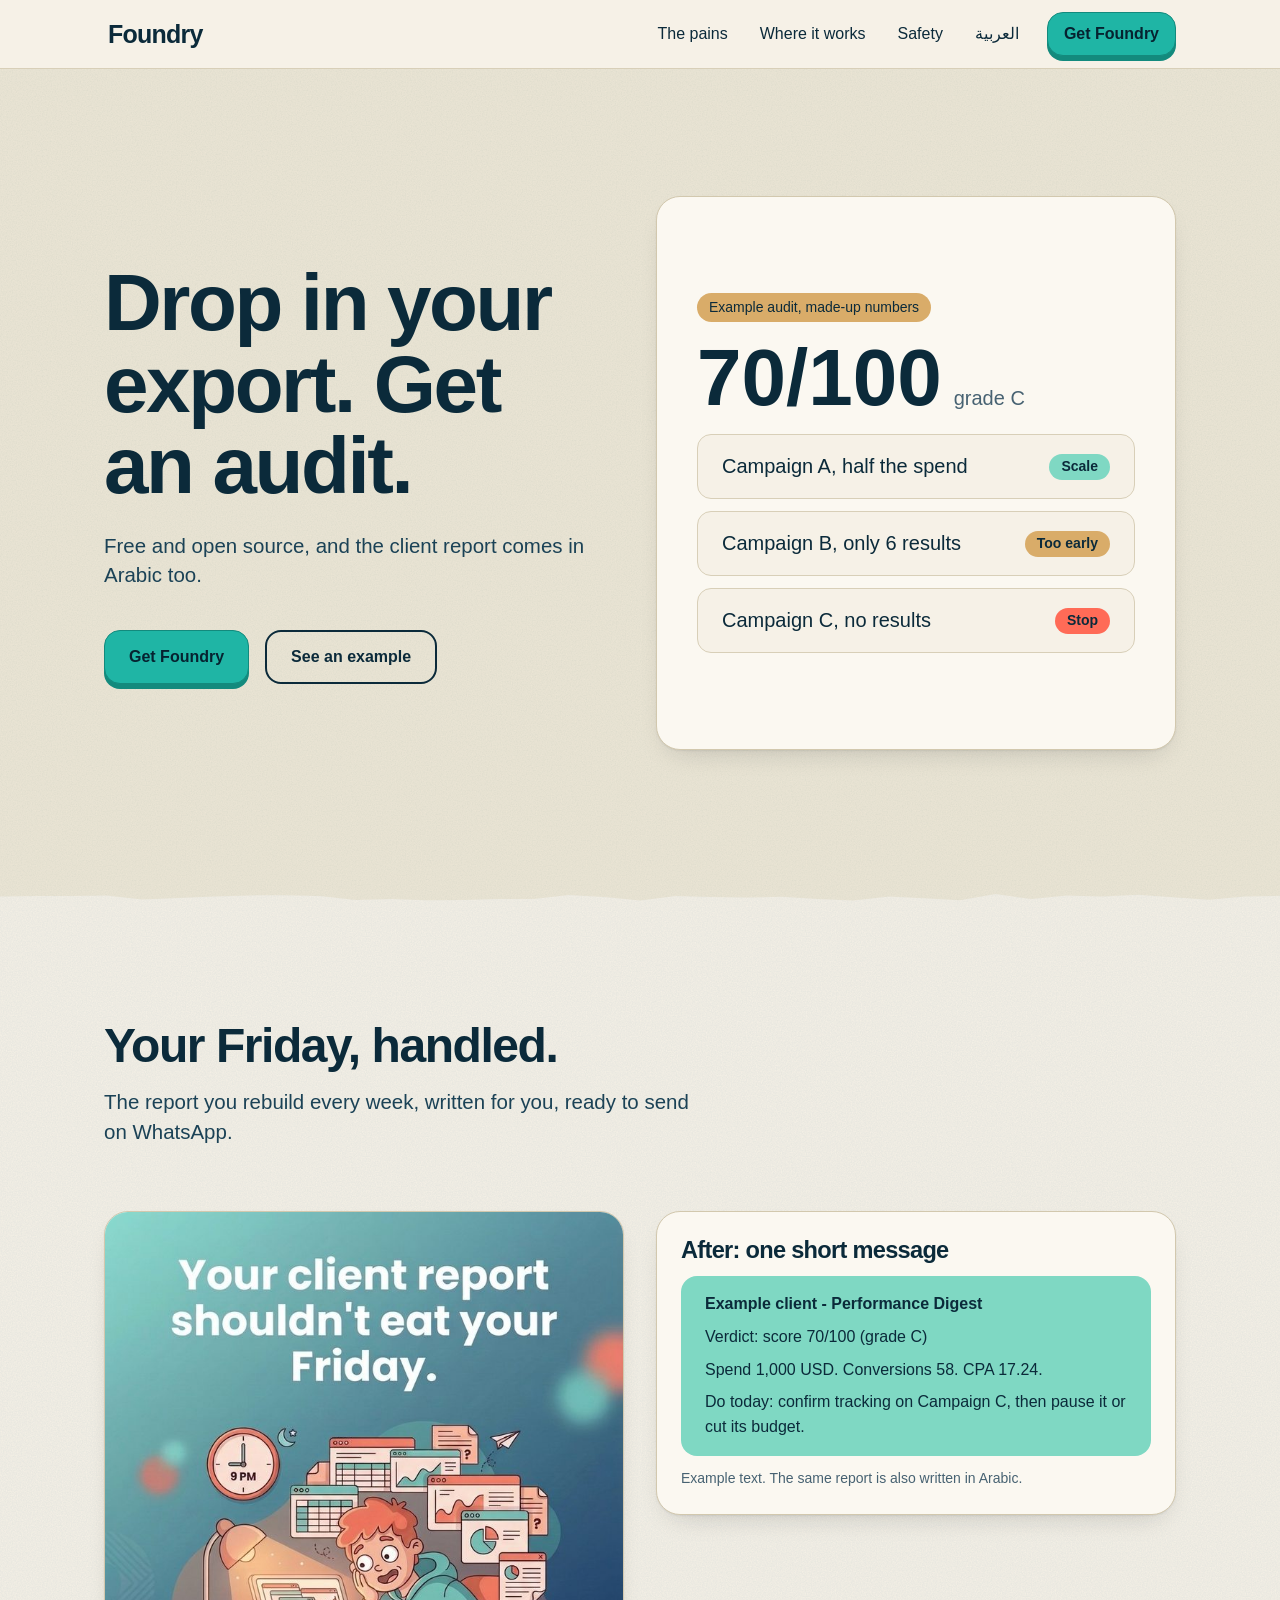
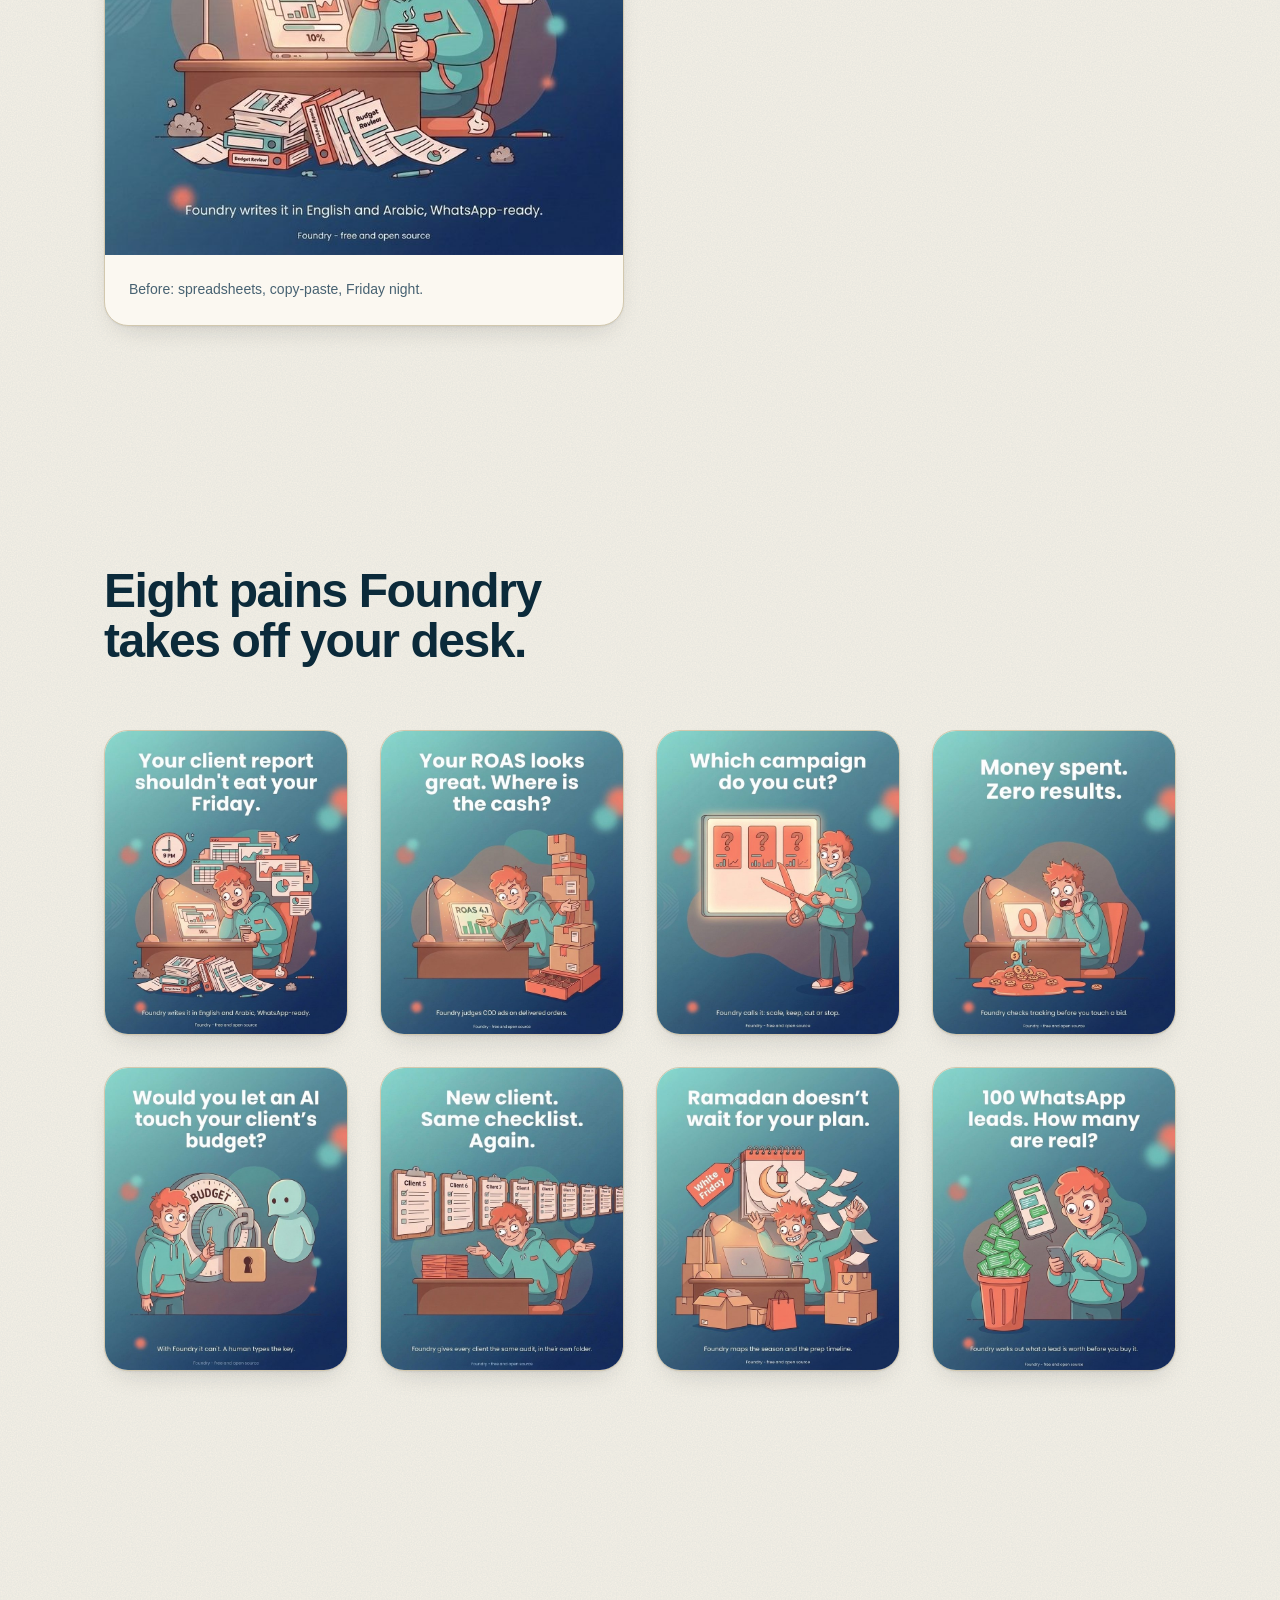
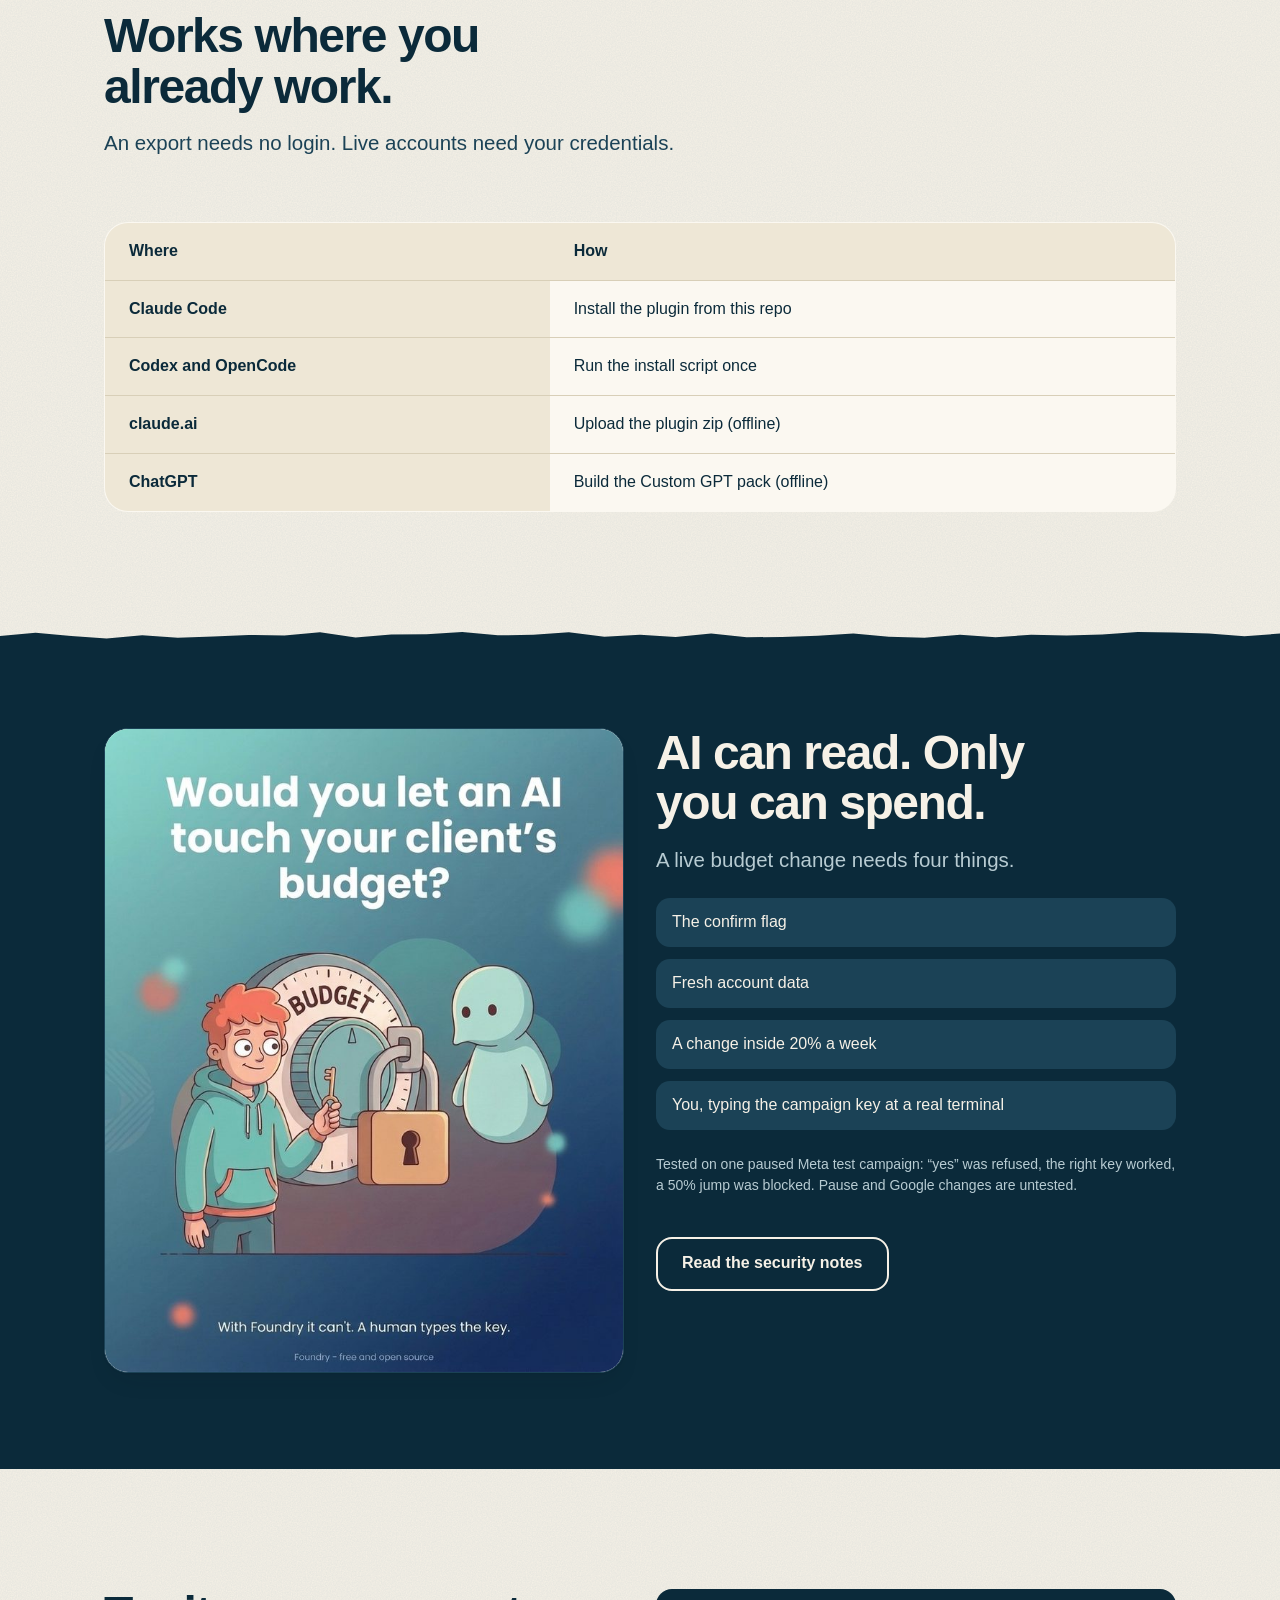
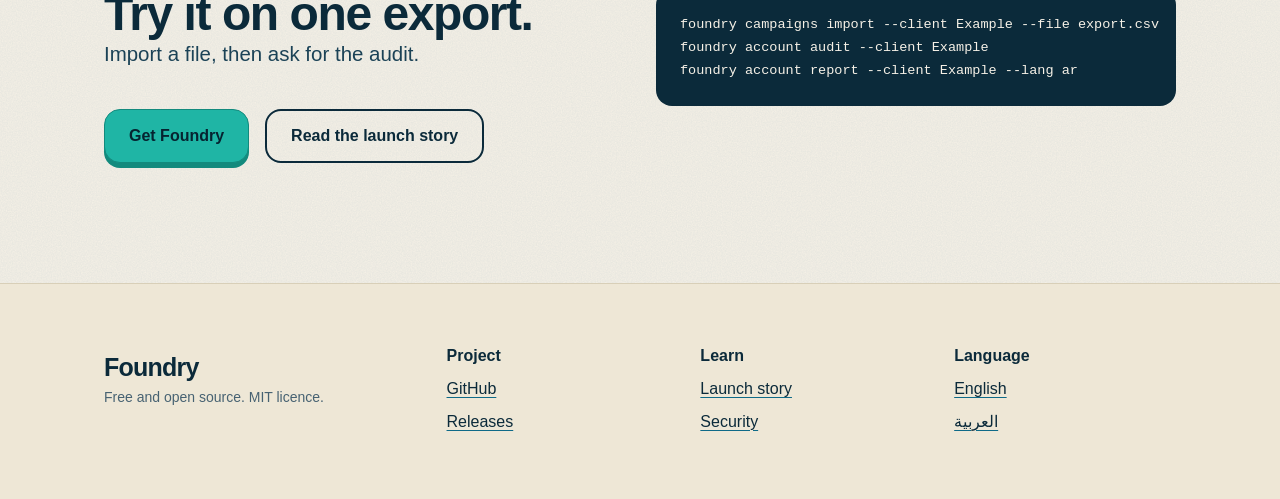
<file: docs/index.html>
<!doctype html>
<html lang="en">
<head>
<meta charset="utf-8">
<meta name="viewport" content="width=device-width, initial-scale=1">
<title>Foundry: drop in your Ads Manager export, get an audit</title>
<meta name="description" content="Foundry is a free, open-source ops tool for ad agencies. Drop in an Ads Manager export and get an audit and a client report in English and Arabic.">
<link rel="canonical" href="https://mohamedomar11111.github.io/growth-architect-foundry/">
<link rel="alternate" hreflang="ar" href="https://mohamedomar11111.github.io/growth-architect-foundry/ar/">
<meta property="og:title" content="Foundry: drop in your export, get an audit">
<meta property="og:description" content="Free and open source. Audits and client reports in English and Arabic for ad agencies.">
<meta property="og:image" content="https://mohamedomar11111.github.io/growth-architect-foundry/img/og.jpg">
<meta property="og:type" content="website">
<meta name="twitter:card" content="summary_large_image">
<link rel="icon" href="favicon.svg" type="image/svg+xml">
<link rel="preconnect" href="https://api.fontshare.com" crossorigin>
<link href="https://api.fontshare.com/v2/css?f[]=chillax@500,600&amp;display=swap" rel="stylesheet">
<link rel="stylesheet" href="site.css">
</head>
<body>
<header class="nav">
  <div class="container">
    <a class="brand" href="./">Foundry</a>
    <nav aria-label="Main">
      <ul>
        <li class="opt"><a href="#pains">The pains</a></li>
        <li class="opt"><a href="#where">Where it works</a></li>
        <li class="opt"><a href="#safety">Safety</a></li>
        <li class="opt"><a href="ar/" hreflang="ar" lang="ar">العربية</a></li>
        <li><a class="btn primary small" href="https://github.com/mohamedOmar11111/growth-architect-foundry">Get Foundry</a></li>
      </ul>
    </nav>
  </div>
</header>

<main>
<section class="hero" aria-labelledby="h1">
  <div class="container">
    <div>
      <h1 id="h1">Drop in your export. Get an audit.</h1>
      <p class="lead">Free and open source, and the client report comes in Arabic too.</p>
      <div class="actions">
        <a class="btn primary" href="https://github.com/mohamedOmar11111/growth-architect-foundry">Get Foundry</a>
        <a class="btn" href="#example">See an example</a>
      </div>
    </div>
    <article class="sheet" aria-label="Example audit with made-up numbers">
      <span class="chip">Example audit, made-up numbers</span>
      <div class="score"><span class="figure num">70/100</span><span class="grade">grade C</span></div>
      <ul class="rows">
        <li><span>Campaign A, half the spend</span><span class="call scale">Scale</span></li>
        <li><span>Campaign B, only 6 results</span><span class="call wait">Too early</span></li>
        <li><span>Campaign C, no results</span><span class="call stop">Stop</span></li>
      </ul>
    </article>
  </div>
</section>

<section id="example" aria-labelledby="h-ba">
  <div class="container">
    <div class="head">
      <h2 id="h-ba">Your Friday, handled.</h2>
      <p class="lead">The report you rebuild every week, written for you, ready to send on WhatsApp.</p>
    </div>
    <div class="two">
      <figure class="panel" style="margin:0">
        <img src="img/pain1.jpg" width="720" height="893" alt="Illustration: a media buyer at a laptop at 9 PM, surprised at the time, surrounded by spreadsheets and paper reports. The text says your client report shouldn't eat your Friday." loading="lazy">
        <figcaption class="body muted">Before: spreadsheets, copy-paste, Friday night.</figcaption>
      </figure>
      <div class="panel">
        <div class="body">
          <h3>After: one short message</h3>
          <div class="bubble" role="img" aria-label="Example WhatsApp digest">
            <p><strong>Example client - Performance Digest</strong></p>
            <p>Verdict: score 70/100 (grade C)</p>
            <p>Spend 1,000 USD. Conversions 58. CPA 17.24.</p>
            <p>Do today: confirm tracking on Campaign C, then pause it or cut its budget.</p>
          </div>
          <p class="muted">Example text. The same report is also written in Arabic.</p>
        </div>
      </div>
    </div>
  </div>
</section>

<section id="pains" aria-labelledby="h-pains">
  <div class="container">
    <div class="head">
      <h2 id="h-pains">Eight pains Foundry takes off your desk.</h2>
    </div>
    <ul class="grid8">
      <li><figure><img src="img/pain1.jpg" width="720" height="893" alt="Your client report shouldn't eat your Friday. Foundry writes it in English and Arabic, WhatsApp-ready." loading="lazy"></figure></li>
      <li><figure><img src="img/pain2.jpg" width="720" height="893" alt="Your ROAS looks great. Where is the cash? Foundry judges cash-on-delivery ads on delivered orders." loading="lazy"></figure></li>
      <li><figure><img src="img/pain3.jpg" width="720" height="893" alt="Which campaign do you cut? Foundry calls it: scale, keep, cut or stop." loading="lazy"></figure></li>
      <li><figure><img src="img/pain4.jpg" width="720" height="893" alt="Money spent, zero results. Foundry checks tracking before you touch a bid." loading="lazy"></figure></li>
      <li><figure><img src="img/pain5.jpg" width="720" height="893" alt="Would you let an AI touch your client's budget? With Foundry it can't. A human types the key." loading="lazy"></figure></li>
      <li><figure><img src="img/pain6.jpg" width="720" height="893" alt="New client, same checklist, again. Foundry gives every client the same audit, in their own folder." loading="lazy"></figure></li>
      <li><figure><img src="img/pain7.jpg" width="720" height="893" alt="Ramadan doesn't wait for your plan. Foundry maps the season and the prep timeline." loading="lazy"></figure></li>
      <li><figure><img src="img/pain8.jpg" width="720" height="893" alt="100 WhatsApp leads, how many are real? Foundry works out what a lead is worth before you buy it." loading="lazy"></figure></li>
    </ul>
  </div>
</section>

<section id="where" aria-labelledby="h-where">
  <div class="container">
    <div class="head">
      <h2 id="h-where">Works where you already work.</h2>
      <p class="lead">An export needs no login. Live accounts need your credentials.</p>
    </div>
    <table>
      <thead><tr><th scope="col">Where</th><th scope="col">How</th></tr></thead>
      <tbody>
        <tr><th scope="row">Claude Code</th><td>Install the plugin from this repo</td></tr>
        <tr><th scope="row">Codex and OpenCode</th><td>Run the install script once</td></tr>
        <tr><th scope="row">claude.ai</th><td>Upload the plugin zip (offline)</td></tr>
        <tr><th scope="row">ChatGPT</th><td>Build the Custom GPT pack (offline)</td></tr>
      </tbody>
    </table>
  </div>
</section>

<section class="night" id="safety" aria-labelledby="h-safe">
  <div class="container">
    <div class="two">
      <div class="panel">
        <img src="img/pain5.jpg" width="720" height="893" alt="Illustration: the media buyer holds the key to a padlocked budget dial while a friendly assistant waits on the other side." loading="lazy">
      </div>
      <div>
        <h2 id="h-safe">AI can read. Only you can spend.</h2>
        <p class="lead">A live budget change needs four things.</p>
        <ul class="checks">
          <li>The confirm flag</li>
          <li>Fresh account data</li>
          <li>A change inside 20% a week</li>
          <li>You, typing the campaign key at a real terminal</li>
        </ul>
        <p class="muted">Tested on one paused Meta test campaign: “yes” was refused, the right key worked, a 50% jump was blocked. Pause and Google changes are untested.</p>
        <div class="actions"><a class="btn" href="https://github.com/mohamedOmar11111/growth-architect-foundry/blob/master/SECURITY.md">Read the security notes</a></div>
      </div>
    </div>
  </div>
</section>

<section id="get" aria-labelledby="h-get">
  <div class="container">
    <div class="two">
      <div>
        <h2 id="h-get">Try it on one export.</h2>
        <p class="lead">Import a file, then ask for the audit.</p>
        <div class="actions">
          <a class="btn primary" href="https://github.com/mohamedOmar11111/growth-architect-foundry">Get Foundry</a>
          <a class="btn" href="https://hol.org/blog/introducing-growth-architect-foundry">Read the launch story</a>
        </div>
      </div>
<pre aria-label="Example commands"><code>foundry campaigns import --client Example --file export.csv
foundry account audit --client Example
foundry account report --client Example --lang ar</code></pre>
    </div>
  </div>
</section>
</main>

<footer>
  <div class="container">
    <div>
      <a class="brand" href="./">Foundry</a>
      <p class="muted">Free and open source. MIT licence.</p>
    </div>
    <div>
      <h2>Project</h2>
      <ul>
        <li><a href="https://github.com/mohamedOmar11111/growth-architect-foundry">GitHub</a></li>
        <li><a href="https://github.com/mohamedOmar11111/growth-architect-foundry/releases">Releases</a></li>
      </ul>
    </div>
    <div>
      <h2>Learn</h2>
      <ul>
        <li><a href="https://hol.org/blog/introducing-growth-architect-foundry">Launch story</a></li>
        <li><a href="https://github.com/mohamedOmar11111/growth-architect-foundry/blob/master/SECURITY.md">Security</a></li>
      </ul>
    </div>
    <div>
      <h2>Language</h2>
      <ul>
        <li><a href="./" hreflang="en">English</a></li>
        <li><a href="ar/" hreflang="ar" lang="ar">العربية</a></li>
      </ul>
    </div>
  </div>
</footer>
</body>
</html>
</file>
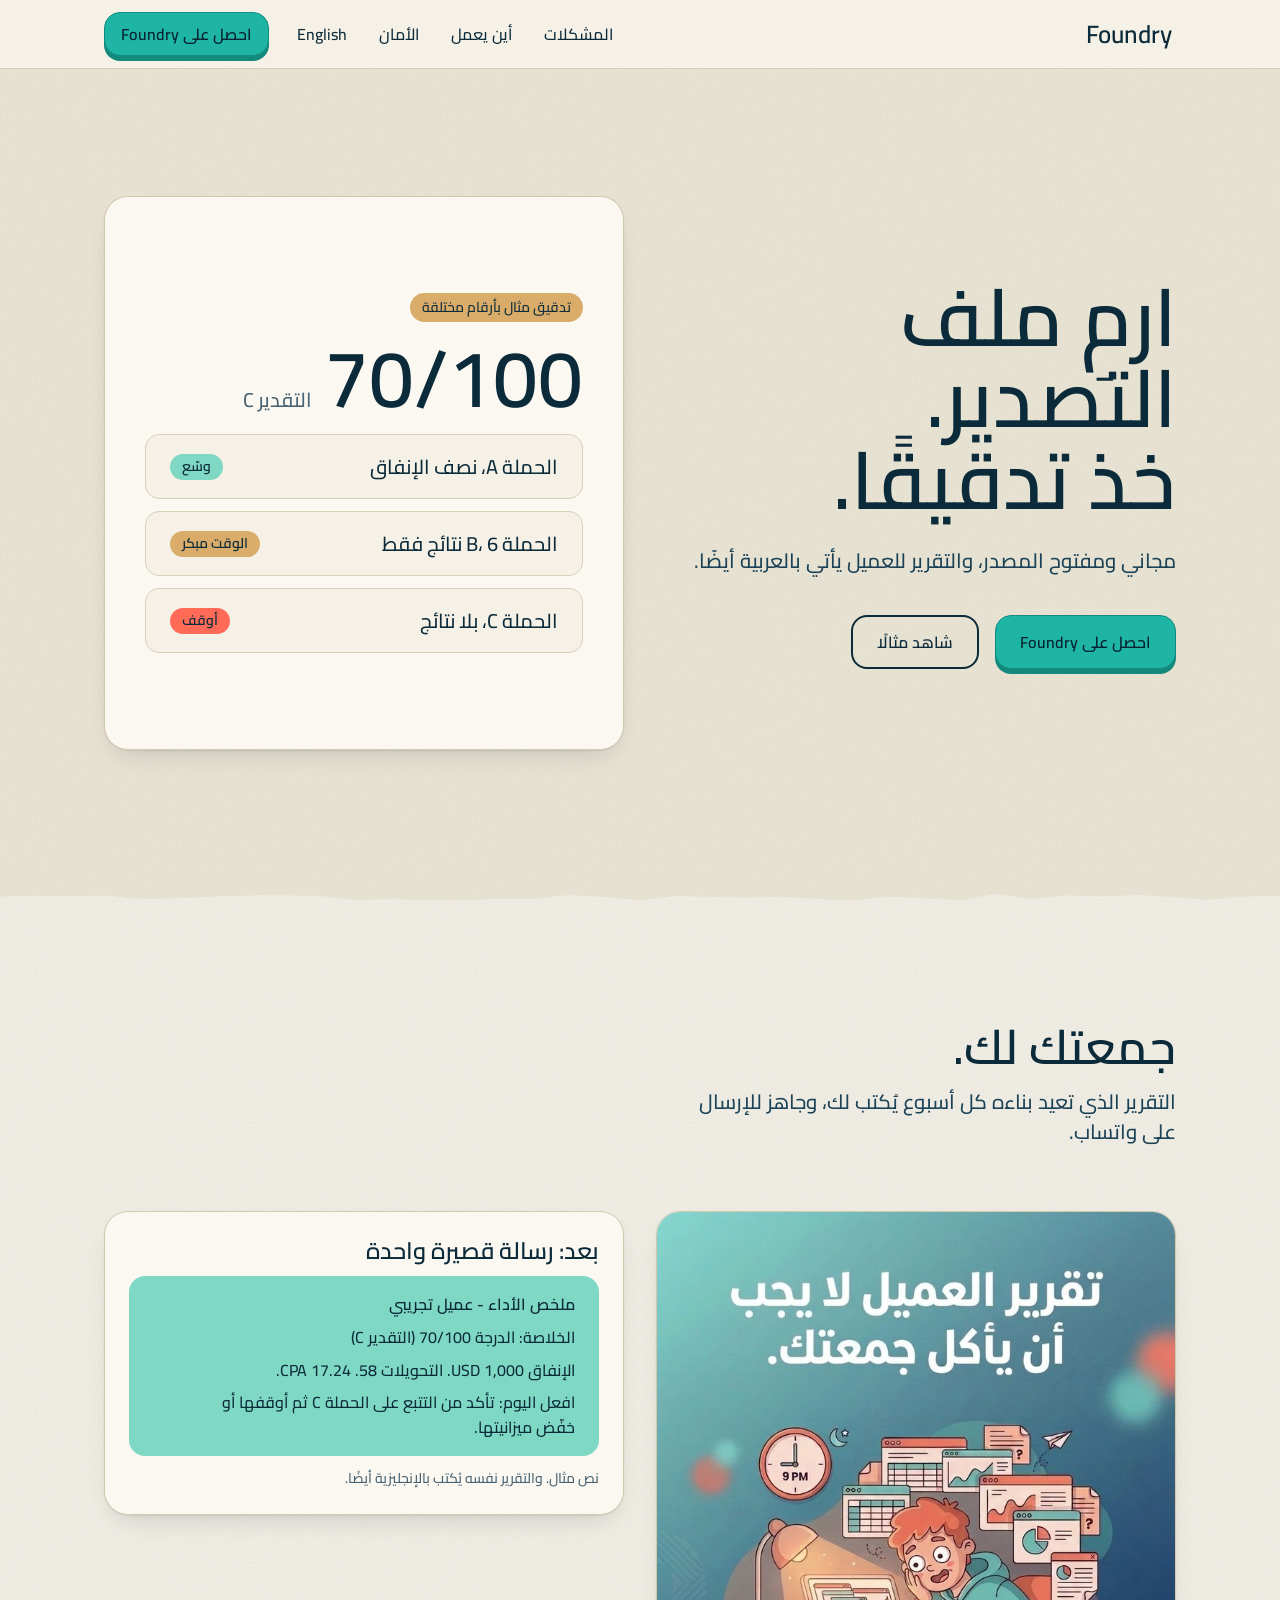
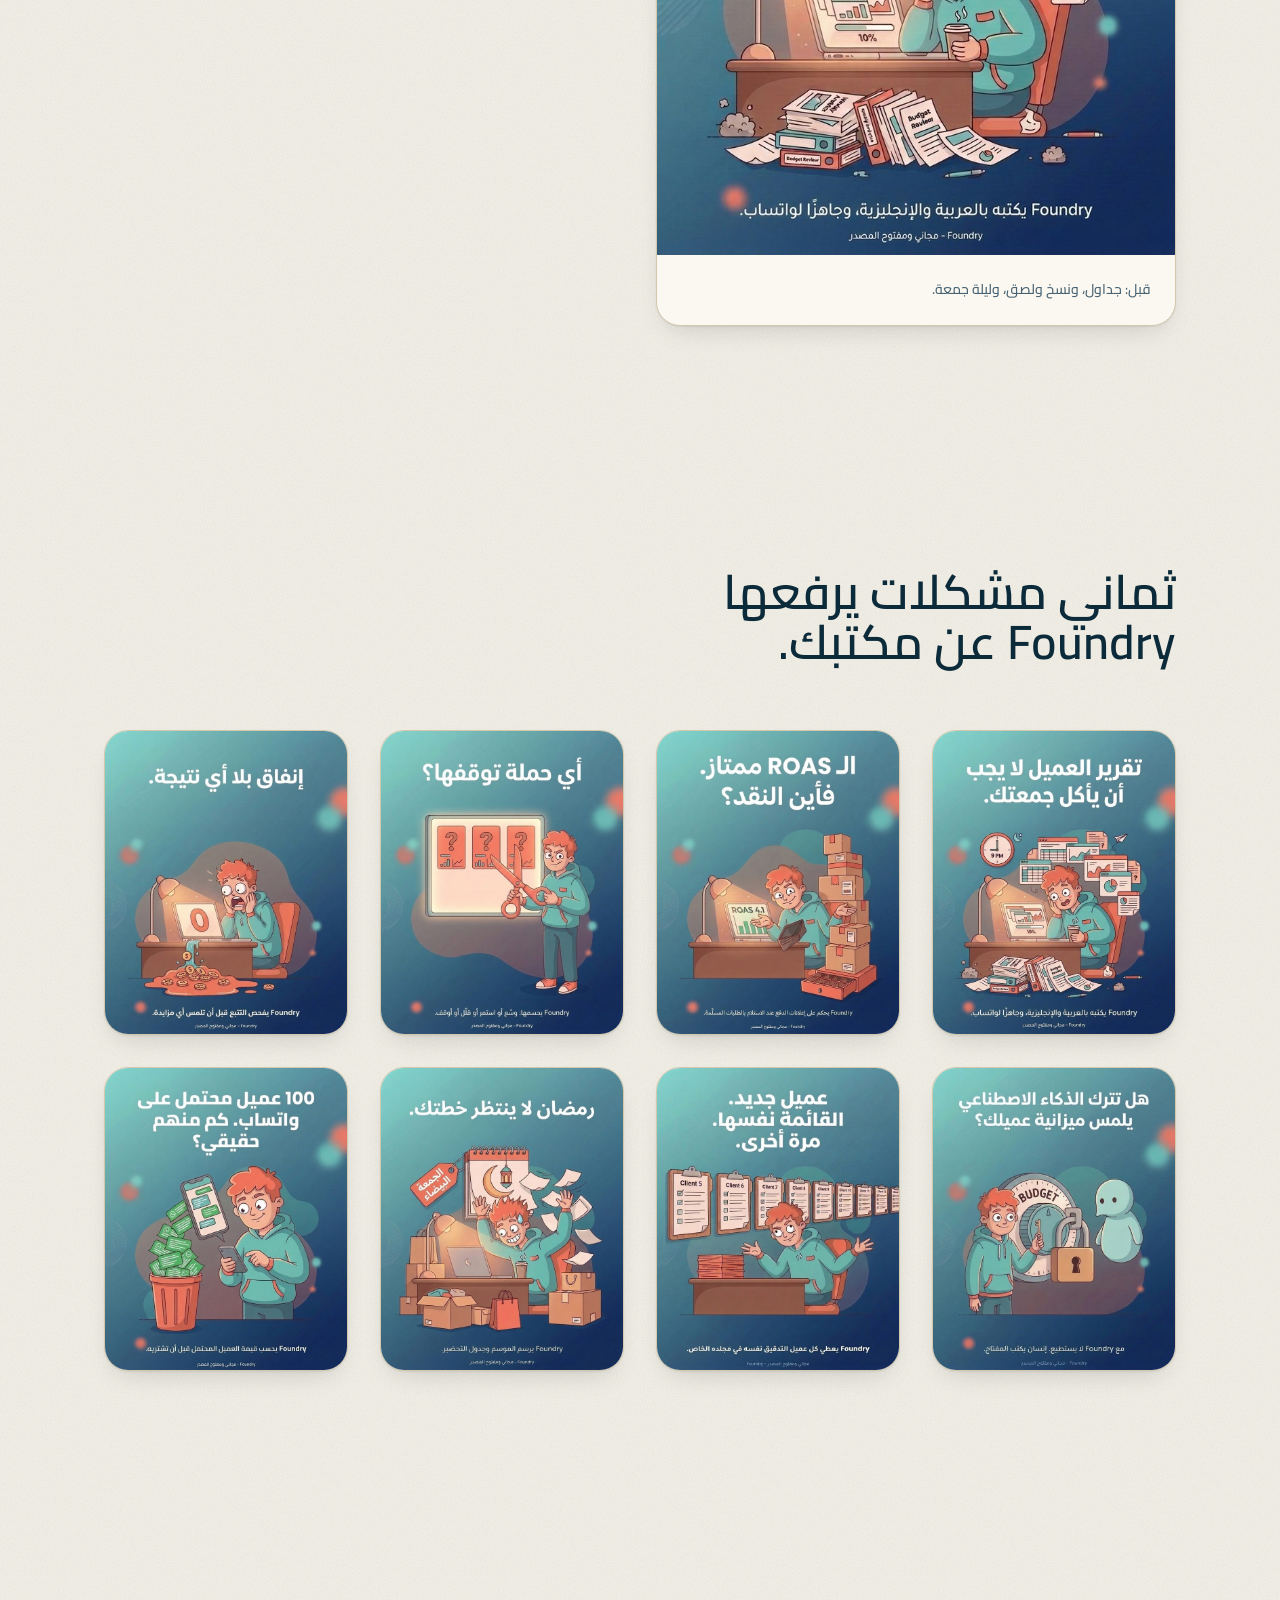
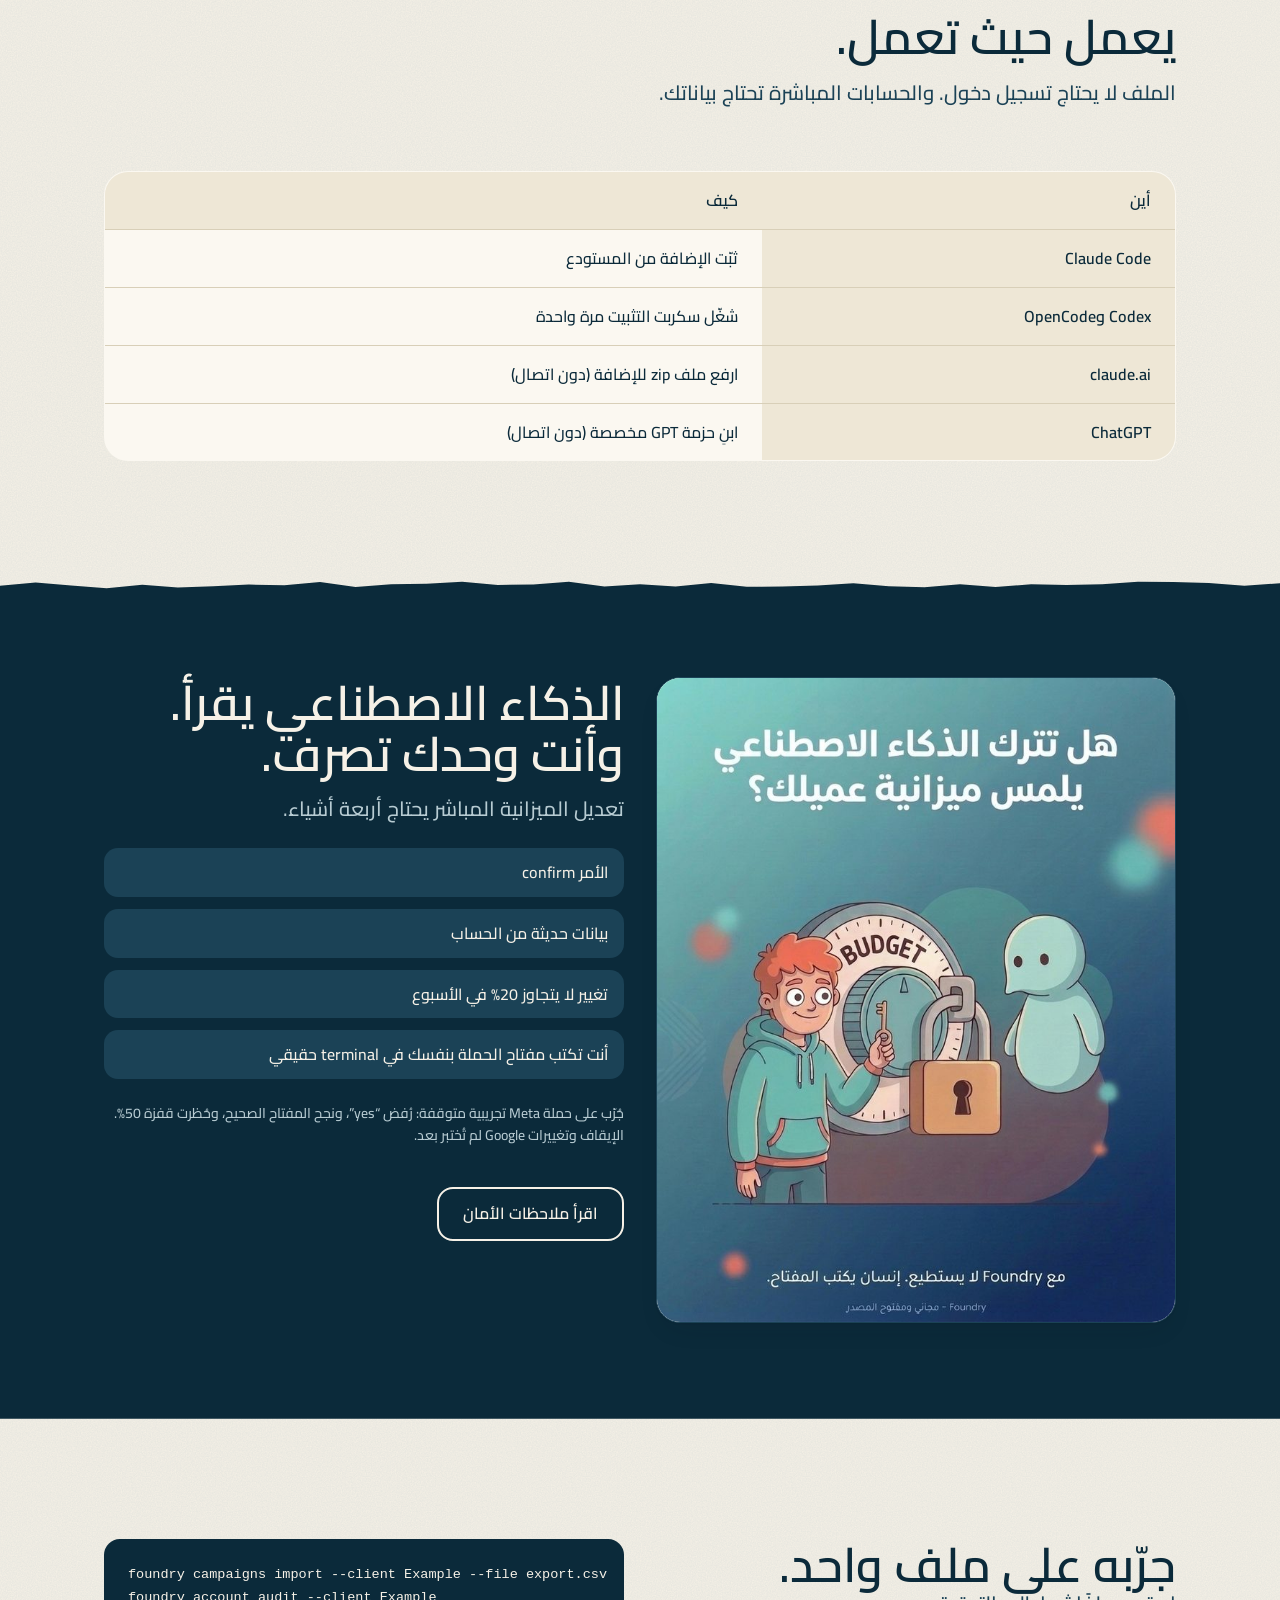
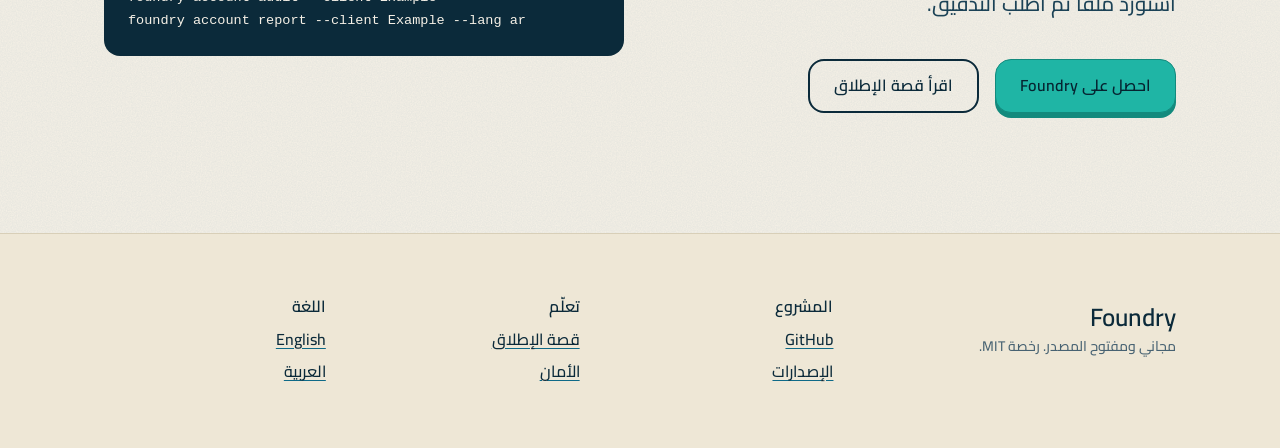
<file: docs/ar/index.html>
<!doctype html>
<html lang="ar" dir="rtl">
<head>
<meta charset="utf-8">
<meta name="viewport" content="width=device-width, initial-scale=1">
<title>Foundry: ارمِ ملف التصدير من Ads Manager وخذ تدقيقًا</title>
<meta name="description" content="Foundry أداة مجانية ومفتوحة المصدر لوكالات الإعلانات. ارمِ ملف التصدير من Ads Manager واحصل على تدقيق وتقرير للعميل بالعربية والإنجليزية.">
<link rel="canonical" href="https://mohamedomar11111.github.io/growth-architect-foundry/ar/">
<link rel="alternate" hreflang="en" href="https://mohamedomar11111.github.io/growth-architect-foundry/">
<meta property="og:title" content="Foundry: ارمِ ملف التصدير وخذ تدقيقًا">
<meta property="og:description" content="مجاني ومفتوح المصدر. تدقيقات وتقارير للعملاء بالعربية والإنجليزية لوكالات الإعلانات.">
<meta property="og:image" content="https://mohamedomar11111.github.io/growth-architect-foundry/img/og.jpg">
<meta property="og:type" content="website">
<meta name="twitter:card" content="summary_large_image">
<link rel="icon" href="../favicon.svg" type="image/svg+xml">
<link rel="preconnect" href="https://fonts.googleapis.com">
<link rel="preconnect" href="https://fonts.gstatic.com" crossorigin>
<link href="https://fonts.googleapis.com/css2?family=Cairo:wght@500;600&amp;display=swap" rel="stylesheet">
<link rel="stylesheet" href="../site.css">
</head>
<body>
<header class="nav">
  <div class="container">
    <a class="brand" href="./">Foundry</a>
    <nav aria-label="القائمة الرئيسية">
      <ul>
        <li class="opt"><a href="#pains">المشكلات</a></li>
        <li class="opt"><a href="#where">أين يعمل</a></li>
        <li class="opt"><a href="#safety">الأمان</a></li>
        <li class="opt"><a href="../" hreflang="en" lang="en">English</a></li>
        <li><a class="btn primary small" href="https://github.com/mohamedOmar11111/growth-architect-foundry">احصل على Foundry</a></li>
      </ul>
    </nav>
  </div>
</header>

<main>
<section class="hero" aria-labelledby="h1">
  <div class="container">
    <div>
      <h1 id="h1">ارمِ ملف التصدير. خذ تدقيقًا.</h1>
      <p class="lead">مجاني ومفتوح المصدر، والتقرير للعميل يأتي بالعربية أيضًا.</p>
      <div class="actions">
        <a class="btn primary" href="https://github.com/mohamedOmar11111/growth-architect-foundry">احصل على Foundry</a>
        <a class="btn" href="#example">شاهد مثالًا</a>
      </div>
    </div>
    <article class="sheet" aria-label="تدقيق مثال بأرقام مختلقة">
      <span class="chip">تدقيق مثال بأرقام مختلقة</span>
      <div class="score"><span class="figure num" dir="ltr">70/100</span><span class="grade">التقدير C</span></div>
      <ul class="rows">
        <li><span>الحملة A، نصف الإنفاق</span><span class="call scale">وسّع</span></li>
        <li><span>الحملة B، 6 نتائج فقط</span><span class="call wait">الوقت مبكر</span></li>
        <li><span>الحملة C، بلا نتائج</span><span class="call stop">أوقف</span></li>
      </ul>
    </article>
  </div>
</section>

<section id="example" aria-labelledby="h-ba">
  <div class="container">
    <div class="head">
      <h2 id="h-ba">جمعتك لك.</h2>
      <p class="lead">التقرير الذي تعيد بناءه كل أسبوع يُكتب لك، وجاهز للإرسال على واتساب.</p>
    </div>
    <div class="two">
      <figure class="panel" style="margin:0">
        <img src="../img/pain1-ar.jpg" width="720" height="893" alt="رسم توضيحي: مشتري إعلانات مندهش أمام حاسوبه في التاسعة مساءً وحوله جداول وتقارير ورقية. النص يقول إن تقرير العميل لا يجب أن يأكل جمعتك." loading="lazy">
        <figcaption class="body muted">قبل: جداول، ونسخ ولصق، وليلة جمعة.</figcaption>
      </figure>
      <div class="panel">
        <div class="body">
          <h3>بعد: رسالة قصيرة واحدة</h3>
          <div class="bubble rtl" role="img" aria-label="مثال على ملخص واتساب">
            <p><strong>ملخص الأداء - عميل تجريبي</strong></p>
            <p>الخلاصة: الدرجة 70/100 (التقدير C)</p>
            <p>الإنفاق 1,000 USD. التحويلات 58. CPA 17.24.</p>
            <p>افعل اليوم: تأكد من التتبع على الحملة C ثم أوقفها أو خفّض ميزانيتها.</p>
          </div>
          <p class="muted">نص مثال. والتقرير نفسه يُكتب بالإنجليزية أيضًا.</p>
        </div>
      </div>
    </div>
  </div>
</section>

<section id="pains" aria-labelledby="h-pains">
  <div class="container">
    <div class="head">
      <h2 id="h-pains">ثماني مشكلات يرفعها Foundry عن مكتبك.</h2>
    </div>
    <ul class="grid8">
      <li><figure><img src="../img/pain1-ar.jpg" width="720" height="893" alt="تقرير العميل لا يجب أن يأكل جمعتك. Foundry يكتبه بالعربية والإنجليزية وجاهزًا لواتساب." loading="lazy"></figure></li>
      <li><figure><img src="../img/pain2-ar.jpg" width="720" height="893" alt="الـ ROAS يبدو ممتازًا، فأين النقد؟ Foundry يحكم على إعلانات الدفع عند الاستلام بالطلبات المسلَّمة." loading="lazy"></figure></li>
      <li><figure><img src="../img/pain3-ar.jpg" width="720" height="893" alt="أي حملة توقفها؟ Foundry يحسمها: وسّع أو استمر أو قلّل أو أوقف." loading="lazy"></figure></li>
      <li><figure><img src="../img/pain4-ar.jpg" width="720" height="893" alt="إنفاق بلا نتائج. Foundry يفحص التتبع قبل أن تلمس أي مزايدة." loading="lazy"></figure></li>
      <li><figure><img src="../img/pain5-ar.jpg" width="720" height="893" alt="هل تترك الذكاء الاصطناعي يلمس ميزانية عميلك؟ مع Foundry لا يستطيع. إنسان يكتب المفتاح." loading="lazy"></figure></li>
      <li><figure><img src="../img/pain6-ar.jpg" width="720" height="893" alt="عميل جديد، قائمة المراجعة نفسها، مرة أخرى. Foundry يعطي كل عميل التدقيق نفسه في مجلده الخاص." loading="lazy"></figure></li>
      <li><figure><img src="../img/pain7-ar.jpg" width="720" height="893" alt="رمضان لا ينتظر خطتك. Foundry يرسم الموسم وجدول التحضير." loading="lazy"></figure></li>
      <li><figure><img src="../img/pain8-ar.jpg" width="720" height="893" alt="100 عميل محتمل على واتساب، كم منهم حقيقي؟ Foundry يحسب قيمة العميل المحتمل قبل أن تشتريه." loading="lazy"></figure></li>
    </ul>
  </div>
</section>

<section id="where" aria-labelledby="h-where">
  <div class="container">
    <div class="head">
      <h2 id="h-where">يعمل حيث تعمل.</h2>
      <p class="lead">الملف لا يحتاج تسجيل دخول. والحسابات المباشرة تحتاج بياناتك.</p>
    </div>
    <table>
      <thead><tr><th scope="col">أين</th><th scope="col">كيف</th></tr></thead>
      <tbody>
        <tr><th scope="row">Claude Code</th><td>ثبّت الإضافة من المستودع</td></tr>
        <tr><th scope="row">Codex وOpenCode</th><td>شغّل سكربت التثبيت مرة واحدة</td></tr>
        <tr><th scope="row">claude.ai</th><td>ارفع ملف zip للإضافة (دون اتصال)</td></tr>
        <tr><th scope="row">ChatGPT</th><td>ابنِ حزمة GPT مخصصة (دون اتصال)</td></tr>
      </tbody>
    </table>
  </div>
</section>

<section class="night" id="safety" aria-labelledby="h-safe">
  <div class="container">
    <div class="two">
      <div class="panel">
        <img src="../img/pain5-ar.jpg" width="720" height="893" alt="رسم توضيحي: مشتري الإعلانات يمسك مفتاح قفل ميزانية، ومساعد ودود ينتظر على الجانب الآخر." loading="lazy">
      </div>
      <div>
        <h2 id="h-safe">الذكاء الاصطناعي يقرأ. وأنت وحدك تصرف.</h2>
        <p class="lead">تعديل الميزانية المباشر يحتاج أربعة أشياء.</p>
        <ul class="checks">
          <li>الأمر confirm</li>
          <li>بيانات حديثة من الحساب</li>
          <li>تغيير لا يتجاوز 20% في الأسبوع</li>
          <li>أنت تكتب مفتاح الحملة بنفسك في terminal حقيقي</li>
        </ul>
        <p class="muted">جُرّب على حملة Meta تجريبية متوقفة: رُفض “yes”، ونجح المفتاح الصحيح، وحُظرت قفزة 50%. الإيقاف وتغييرات Google لم تُختبر بعد.</p>
        <div class="actions"><a class="btn" href="https://github.com/mohamedOmar11111/growth-architect-foundry/blob/master/SECURITY.md">اقرأ ملاحظات الأمان</a></div>
      </div>
    </div>
  </div>
</section>

<section id="get" aria-labelledby="h-get">
  <div class="container">
    <div class="two">
      <div>
        <h2 id="h-get">جرّبه على ملف واحد.</h2>
        <p class="lead">استورد ملفًا ثم اطلب التدقيق.</p>
        <div class="actions">
          <a class="btn primary" href="https://github.com/mohamedOmar11111/growth-architect-foundry">احصل على Foundry</a>
          <a class="btn" href="https://hol.org/blog/introducing-growth-architect-foundry">اقرأ قصة الإطلاق</a>
        </div>
      </div>
<pre aria-label="أوامر مثال"><code>foundry campaigns import --client Example --file export.csv
foundry account audit --client Example
foundry account report --client Example --lang ar</code></pre>
    </div>
  </div>
</section>
</main>

<footer>
  <div class="container">
    <div>
      <a class="brand" href="./">Foundry</a>
      <p class="muted">مجاني ومفتوح المصدر. رخصة MIT.</p>
    </div>
    <div>
      <h2>المشروع</h2>
      <ul>
        <li><a href="https://github.com/mohamedOmar11111/growth-architect-foundry">GitHub</a></li>
        <li><a href="https://github.com/mohamedOmar11111/growth-architect-foundry/releases">الإصدارات</a></li>
      </ul>
    </div>
    <div>
      <h2>تعلّم</h2>
      <ul>
        <li><a href="https://hol.org/blog/introducing-growth-architect-foundry">قصة الإطلاق</a></li>
        <li><a href="https://github.com/mohamedOmar11111/growth-architect-foundry/blob/master/SECURITY.md">الأمان</a></li>
      </ul>
    </div>
    <div>
      <h2>اللغة</h2>
      <ul>
        <li><a href="../" hreflang="en" lang="en">English</a></li>
        <li><a href="./" hreflang="ar">العربية</a></li>
      </ul>
    </div>
  </div>
</footer>
</body>
</html>
</file>
<file: docs/site.css>
/* Hallmark · shape: Marquee Hero · genre: playful · theme: Hum (deal 1/3, seed foundry-open-source-growth-ops-b22f·2314e5b4·2026-10-31·r0) · job: try · draw: 196a08
 * hero: Banner · nav: bar · footer: index columns · imagery: the product built, and the owner's own illustrations · signature: the example audit sheet
 * axes: light/rounded-sans/chromatic-yellow · posture: full-palette · contrast: pass · fold: pass · v2.0.0 */
/* Hallmark · pre-emit critique: P4 H4 E4 S4 R4 V3 · weakest: V, Hum's tokens are remapped to the Foundry colour code (teal is the action, coral the pain) so the page keeps its paper material but not its pear yellow. */
@import url("./tokens.css");
@import url("./base.css");

/* Foundry brand map over Hum: teal = the fix and the action, coral = the pain, navy ink, cream paper. */
:root {
  --color-paper: #F6F1E7; --color-paper-2: #EEE7D6; --color-paper-3: #E6DEC9;
  --color-ink: #0B2A3A; --color-ink-2: #1B4256; --color-muted: #476272; --color-rule: #D8CFB8;
  --color-accent: #1FB5A5; --color-accent-deep: #138A7D; --color-accent-ink: #062330;
  --color-accent-2: #0E6A88; --color-focus: #0E6A88;
  --color-accent-3: #FF6B57; --color-mint: #7FD8C3; --color-mint-deep: #17705F;
  --color-card: #FBF8F1; --color-edge: #D2C8AE; --color-night: #0B2A3A; --color-night-text: #F6F1E7; --color-night-muted: #B7CBD2;
  --font-display: "Chillax", ui-rounded, ui-sans-serif, sans-serif; --font-body: var(--font-display);
  --torn-bottom: polygon(0 0, 100% 0, 100.0% calc(100% - 5.2px), 97.22% calc(100% - 4.6px), 94.44% calc(100% - 1.3px), 91.67% calc(100% - 3.8px), 88.89% calc(100% - 6.3px), 86.11% calc(100% - 4.4px), 83.33% calc(100% - 5.6px), 80.56% calc(100% - 2.0px), 77.78% calc(100% - 6.9px), 75.0% calc(100% - 0.8px), 72.22% calc(100% - 2.7px), 69.44% calc(100% - 4.4px), 66.67% calc(100% - 0.4px), 63.89% calc(100% - 2.0px), 61.11% calc(100% - 4.3px), 58.33% calc(100% - 3.4px), 55.56% calc(100% - 4.0px), 52.78% calc(100% - 5.1px), 50.0% calc(100% - 0.4px), 47.22% calc(100% - 4.0px), 44.44% calc(100% - 6.1px), 41.67% calc(100% - 1.9px), 38.89% calc(100% - 2.1px), 36.11% calc(100% - 1.0px), 33.33% calc(100% - 0.8px), 30.56% calc(100% - 1.9px), 27.78% calc(100% - 1.1px), 25.0% calc(100% - 5.0px), 22.22% calc(100% - 5.8px), 19.44% calc(100% - 5.6px), 16.67% calc(100% - 4.5px), 13.89% calc(100% - 3.0px), 11.11% calc(100% - 1.5px), 8.33% calc(100% - 5.6px), 5.56% calc(100% - 5.0px), 2.78% calc(100% - 5.0px), 0.0% calc(100% - 4.5px));
  --torn-top: polygon(0.0% 4.2px, 2.78% 1.0px, 5.56% 4.1px, 8.33% 6.7px, 11.11% 3.3px, 13.89% 6.0px, 16.67% 4.7px, 19.44% 3.1px, 22.22% 3.7px, 25.0% 0.5px, 27.78% 5.6px, 30.56% 2.7px, 33.33% 2.3px, 36.11% 0.2px, 38.89% 3.5px, 41.67% 3.0px, 44.44% 0.4px, 47.22% 5.0px, 50.0% 2.8px, 52.78% 5.1px, 55.56% 1.6px, 58.33% 5.4px, 61.11% 5.1px, 63.89% 4.0px, 66.67% 1.7px, 69.44% 4.8px, 72.22% 5.9px, 75.0% 2.9px, 77.78% 5.5px, 80.56% 2.8px, 83.33% 3.6px, 86.11% 2.7px, 88.89% 0.2px, 91.67% 0.6px, 94.44% 1.6px, 97.22% 4.3px, 100.0% 1.7px, 100% 100%, 0 100%);
  --grain: url("data:image/svg+xml,%3Csvg xmlns='http://www.w3.org/2000/svg' width='220' height='220'%3E%3Cfilter id='g'%3E%3CfeTurbulence type='fractalNoise' baseFrequency='.8' numOctaves='2' stitchTiles='stitch'/%3E%3CfeColorMatrix values='0 0 0 0 .04 0 0 0 0 .16 0 0 0 0 .23 0 0 0 .09 0'/%3E%3C/filter%3E%3Crect width='220' height='220' filter='url(%23g)'/%3E%3C/svg%3E");
  --container: 1200px;
}
:root[lang="ar"] { --font-display: "Cairo", ui-sans-serif, system-ui, sans-serif; --font-body: var(--font-display); --tracking-display: 0; }

body { font-weight: 500; background-color: var(--color-paper); background-image: var(--grain); background-blend-mode: multiply; background-size: 220px; }
h1, h2, h3 { text-wrap: balance; }
strong, b, th { font-weight: 600; }
h1 { max-width: 12ch; font-size: var(--text-display); line-height: 1.02; }
h2 { font-size: var(--text-section); line-height: 1.05; max-width: 18ch; }
.lead { color: var(--color-ink-2); }
.muted { color: var(--color-muted); font-size: var(--text-sm); }
a { text-decoration-color: var(--color-accent-2); }

/* nav */
.nav { position: sticky; top: 0; z-index: 10; background: var(--color-paper); border-block-end: 1px solid var(--color-rule); }
.nav .container { display: flex; align-items: center; justify-content: space-between; gap: var(--space-lg); min-height: 68px; }
.brand { font-family: var(--font-display); font-weight: var(--display-weight); font-size: var(--text-xl); text-decoration: none; letter-spacing: var(--tracking-display); }
.nav ul { display: flex; gap: var(--space-lg); list-style: none; margin: 0; padding: 0; align-items: center; }
.nav a:not(.btn) { text-decoration: none; padding: var(--space-xs) var(--space-2xs); border-radius: var(--radius-input); }
.nav a:not(.btn):hover { background: var(--color-paper-2); }
@media (max-width: 52rem) { .nav li.opt { display: none; } }

/* controls: card stock that presses */
.btn { display: inline-flex; align-items: center; justify-content: center; min-height: 54px; padding-inline: var(--space-lg); border-radius: var(--radius-stock);
  font-weight: 600; text-decoration: none; background: transparent; color: var(--color-ink); border: 2px solid var(--color-ink);
  transform: translateY(0); transition: transform 160ms var(--ease-snap), background-color 160ms var(--ease-snap); cursor: pointer; }
.btn:hover { background: var(--color-paper-2); transform: translateY(-2px); }
.btn:active { transform: translateY(2px); }
.btn.primary { background: var(--color-accent); color: var(--color-accent-ink); border: 1px solid var(--color-accent-deep); box-shadow: 0 5px 0 var(--color-accent-deep); }
.btn.primary:hover { background: var(--color-accent); transform: translateY(-2px); box-shadow: 0 7px 0 var(--color-accent-deep); transition-timing-function: var(--ease-spring); }
.btn.primary:active { transform: translateY(4px); box-shadow: 0 1px 0 var(--color-accent-deep); }
.btn.small { min-height: 44px; padding-inline: var(--space-md); }
.actions { display: flex; flex-wrap: wrap; gap: var(--space-md); margin-block-start: var(--space-xl); }

/* hero */
.hero { min-height: calc(100svh - 68px); display: flex; align-items: center; padding-block: var(--space-xl) var(--space-2xl); background-color: var(--color-paper-2); background-image: var(--grain); background-blend-mode: multiply; background-size: 220px; clip-path: var(--torn-bottom); }
.hero .container { width: 100%; display: grid; grid-template-columns: minmax(0, 6fr) minmax(0, 6fr); gap: var(--gap-columns); align-items: center; }
.hero .lead { margin-block-start: var(--space-lg); }
@media (max-width: 60rem) { .hero .container { grid-template-columns: minmax(0, 1fr); } }

/* the example audit sheet (signature) */
.sheet { background: var(--color-card); border-radius: var(--radius-card); padding: var(--space-3xl) var(--space-xl); box-shadow: var(--shadow-card); border: 1px solid var(--color-edge); display: grid; gap: var(--space-md); }
.sheet header { display: flex; justify-content: space-between; align-items: center; gap: var(--space-md); flex-wrap: wrap; }
.sheet h2 { font-size: var(--text-title); max-width: none; }
.chip { display: inline-block; justify-self: start; padding: var(--space-2xs) var(--space-sm); border-radius: var(--radius-pill); background: var(--color-sand); color: var(--color-ink); font-size: var(--text-sm); font-weight: 500; }
.score { display: flex; align-items: baseline; gap: var(--space-sm); }
.score .figure { font-variant-numeric: tabular-nums; font-size: var(--text-display); font-weight: 600; line-height: 1; }
.score span.grade { color: var(--color-muted); font-size: var(--text-lg); }
.rows { display: grid; gap: var(--space-sm); margin: 0; padding: 0; list-style: none; }
.rows li { display: flex; justify-content: space-between; align-items: center; gap: var(--space-md); padding: var(--space-md) var(--space-lg); font-size: var(--text-lg); border-radius: var(--radius-input); background: var(--color-paper); border: 1px solid var(--color-rule); }
.call { white-space: nowrap; flex-shrink: 0; padding: var(--space-3xs) var(--space-sm); border-radius: var(--radius-pill); font-weight: 600; font-size: var(--text-sm); }
.call.scale { background: var(--color-mint); color: var(--color-ink); }
.call.wait { background: var(--color-sand); color: var(--color-ink); }
.call.stop { background: var(--color-accent-3); color: var(--color-ink); }

/* sections */
section { padding-block: var(--section-gap-s); }
.head { display: grid; gap: var(--space-md); margin-block-end: var(--space-2xl); }
.two { display: grid; grid-template-columns: minmax(0, 1fr) minmax(0, 1fr); gap: var(--gap-columns); align-items: start; }
@media (max-width: 52rem) { .two { grid-template-columns: minmax(0, 1fr); } }
.panel { background: var(--color-card); border-radius: var(--radius-card); border: 1px solid var(--color-edge); box-shadow: var(--shadow-card); overflow: hidden; }
.panel > .body { padding: var(--space-lg); display: grid; gap: var(--space-sm); }
.panel img { width: 100%; }
.bubble { background: var(--color-mint); color: var(--color-ink); border-radius: var(--radius-stock); padding: var(--space-md) var(--space-lg); display: grid; gap: var(--space-xs); white-space: pre-line; }
.bubble p { max-width: none; }

/* the eight pains */
.grid8 { display: grid; grid-template-columns: repeat(4, minmax(0, 1fr)); gap: var(--gap-columns); margin: 0; padding: 0; list-style: none; }
.grid8 figure { margin: 0; border-radius: var(--radius-card); overflow: hidden; border: 1px solid var(--color-edge); box-shadow: var(--shadow-card); background: var(--color-card); }
.grid8 img { width: 100%; aspect-ratio: 4 / 5; object-fit: cover; }
@media (max-width: 70rem) { .grid8 { grid-template-columns: repeat(2, minmax(0, 1fr)); } }
@media (max-width: 36rem) { .grid8 { grid-template-columns: minmax(0, 1fr); } }

/* where it works */
table { width: 100%; border-collapse: collapse; background: var(--color-card); border-radius: var(--radius-card); overflow: hidden; border: 1px solid var(--color-edge); }
th, td { text-align: start; padding: var(--space-md) var(--space-lg); border-block-end: 1px solid var(--color-rule); vertical-align: top; }
th { background: var(--color-paper-2); font-weight: 600; }
tr:last-child td { border-block-end: 0; }
code, pre { font-family: var(--font-outlier); font-size: 0.92em; }
pre { margin: 0; padding: var(--space-lg); background: var(--color-night); color: var(--color-night-text); border-radius: var(--radius-stock); overflow-x: auto; direction: ltr; text-align: left; }
@media (max-width: 52rem) { th, td { padding: var(--space-sm) var(--space-md); } }

/* safety band: a torn ink sheet with paper text */
.night { background-color: var(--color-night); color: var(--color-night-text); background-image: var(--grain); background-blend-mode: soft-light; background-size: 220px; clip-path: var(--torn-top); padding-block: var(--space-3xl); }
.night .lead, .night .muted { color: var(--color-night-muted); }
.night a { color: var(--color-mint); }
.night .btn { color: var(--color-night-text); border-color: var(--color-night-text); }
.night .btn:hover { background: var(--color-ink-2); }
.night :focus-visible { outline-color: var(--color-mint); }
.checks { margin: 0; padding: 0; list-style: none; display: grid; gap: var(--space-sm); }
.checks li { padding: var(--space-sm) var(--space-md); border-radius: var(--radius-input); background: var(--color-ink-2); }
.night .panel { border-color: var(--color-ink-2); }
.night h2 + .lead { margin-block-start: var(--space-md); }
.night .checks { margin-block: var(--space-lg); }

/* arabic sample */
.rtl { direction: rtl; text-align: right; }

/* footer: index columns */
footer { padding-block: var(--space-2xl); border-block-start: 1px solid var(--color-rule); background: var(--color-paper-2); }
footer .container { display: grid; grid-template-columns: minmax(0, 1.4fr) repeat(3, minmax(0, 1fr)); gap: var(--gap-columns); }
footer ul { list-style: none; margin: var(--space-sm) 0 0; padding: 0; display: grid; gap: var(--space-xs); }
footer h2 { font-size: var(--text-md); max-width: none; font-weight: 600; letter-spacing: 0; }
@media (max-width: 52rem) { footer .container { grid-template-columns: minmax(0, 1fr) minmax(0, 1fr); } }
</file>
